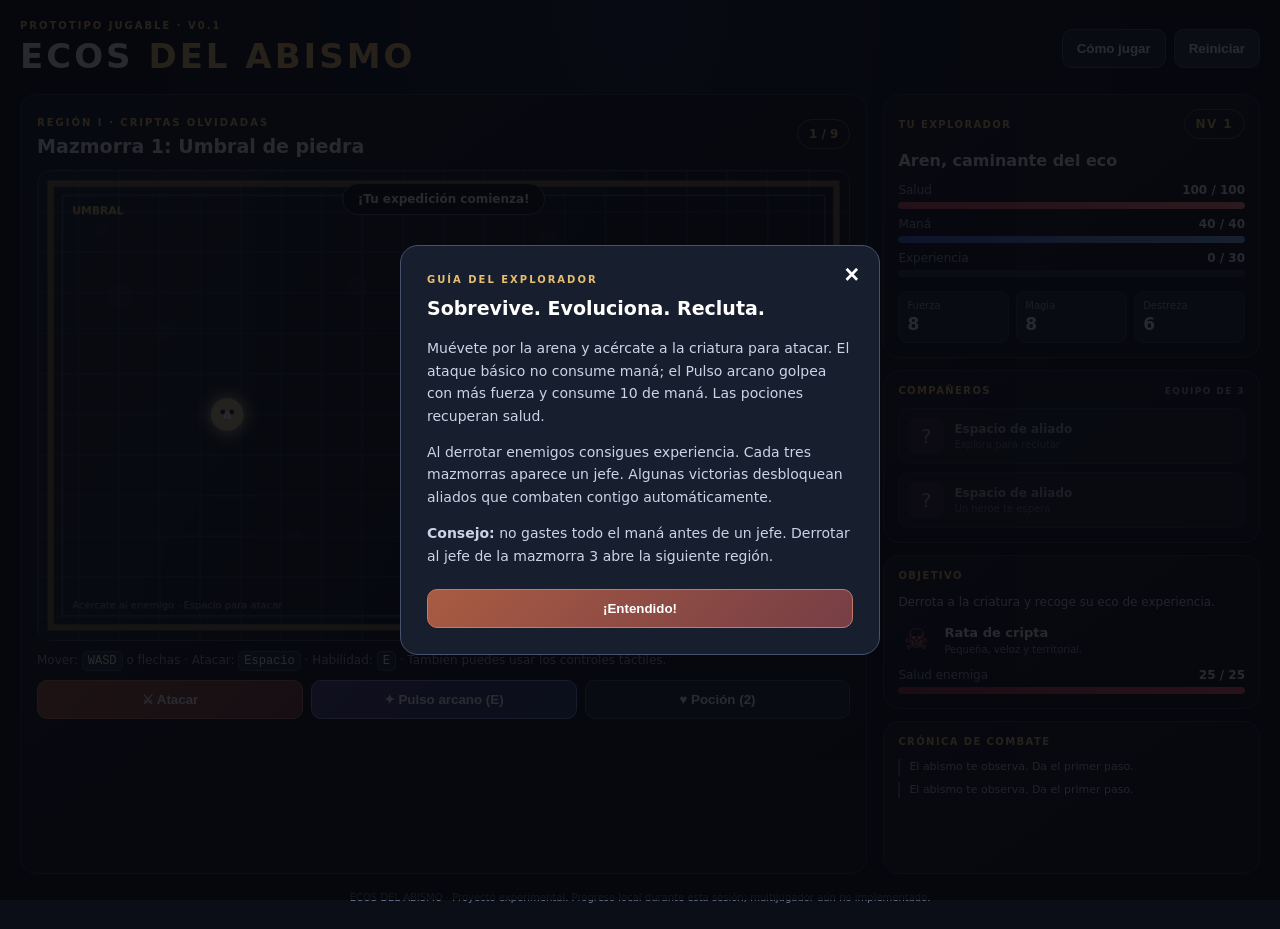
<file: index.html>
<!doctype html>
<html lang="es">
<head>
<meta charset="utf-8">
<meta name="viewport" content="width=device-width, initial-scale=1, maximum-scale=1">
<meta name="theme-color" content="#10131d">
<title>Ecos del Abismo — Prototipo</title>
<link rel="stylesheet" href="style.css">
</head>
<body>
<div class="game-shell">
  <header class="topbar">
    <div><div class="eyebrow">PROTOTIPO JUGABLE · V0.1</div><h1>ECOS <span>DEL ABISMO</span></h1></div>
    <div class="top-actions"><button id="helpBtn" class="secondary">Cómo jugar</button><button id="restartBtn">Reiniciar</button></div>
  </header>
  <main class="layout">
    <section class="arena-panel">
      <div class="arena-heading"><div><span class="eyebrow" id="region">REGIÓN I · CRIPTAS OLVIDADAS</span><h2 id="dungeonTitle">Mazmorra 1: Umbral de piedra</h2></div><div class="floor-pill" id="floorPill">1 / 9</div></div>
      <div class="arena-wrap">
        <canvas id="arena" width="900" height="520" aria-label="Campo de batalla del juego"></canvas>
        <div class="toast" id="toast">¡Explora la mazmorra!</div>
        <div class="touch-controls" aria-label="Controles táctiles">
          <div class="dpad"><button data-move="up">▲</button><div><button data-move="left">◀</button><button data-move="down">▼</button><button data-move="right">▶</button></div></div>
          <button id="attackTouch" class="attack-touch">ATACAR</button>
        </div>
      </div>
      <div class="controls-hint">Mover: <kbd>WASD</kbd> o flechas · Atacar: <kbd>Espacio</kbd> · Habilidad: <kbd>E</kbd> · También puedes usar los controles táctiles.</div>
      <div class="action-row"><button id="attackBtn" class="primary">⚔ Atacar</button><button id="skillBtn" class="magic">✦ Pulso arcano (E)</button><button id="potionBtn" class="secondary">♥ Poción (<span id="potions">2</span>)</button></div>
    </section>
    <aside class="side-panel">
      <section class="card hero-card"><div class="card-title">TU EXPLORADOR <span class="level" id="level">NV 1</span></div><div class="hero-name">Aren, caminante del eco</div><div class="stat-line"><span>Salud</span><b id="hpText">100 / 100</b></div><div class="bar"><div id="hpBar" class="hp-fill"></div></div><div class="stat-line"><span>Maná</span><b id="mpText">40 / 40</b></div><div class="bar"><div id="mpBar" class="mp-fill"></div></div><div class="stat-line"><span>Experiencia</span><b id="xpText">0 / 30</b></div><div class="bar"><div id="xpBar" class="xp-fill"></div></div><div class="attributes"><div><small>Fuerza</small><b id="str">8</b></div><div><small>Magia</small><b id="mag">8</b></div><div><small>Destreza</small><b id="dex">6</b></div></div></section>
      <section class="card"><div class="card-title">COMPAÑEROS <span class="muted">EQUIPO DE 3</span></div><div id="party" class="party"><div class="companion locked"><span>?</span><div><b>Espacio de aliado</b><small>Explora para reclutar</small></div></div><div class="companion locked"><span>?</span><div><b>Espacio de aliado</b><small>Explora para reclutar</small></div></div></div></section>
      <section class="card"><div class="card-title">OBJETIVO</div><p id="objective">Derrota a las criaturas y encuentra la salida.</p><div class="enemy-line"><span id="enemyIcon">☠</span><div><b id="enemyName">Rata de cripta</b><small id="enemyDesc">Una criatura débil, pero inquieta.</small></div></div><div class="stat-line"><span>Salud enemiga</span><b id="enemyHpText">25 / 25</b></div><div class="bar"><div id="enemyHpBar" class="enemy-fill"></div></div></section>
      <section class="card log-card"><div class="card-title">CRÓNICA DE COMBATE</div><div id="log" class="log"><p>El abismo te observa. Da el primer paso.</p></div></section>
    </aside>
  </main>
  <footer>ECOS DEL ABISMO · Proyecto experimental. Progreso local durante esta sesión; multijugador aún no implementado.</footer>
</div>
<div id="modal" class="modal hidden"><div class="modal-card"><button id="closeModal" class="close">×</button><div class="eyebrow">GUÍA DEL EXPLORADOR</div><h2>Sobrevive. Evoluciona. Recluta.</h2><p>Muévete por la arena y acércate a la criatura para atacar. El ataque básico no consume maná; el Pulso arcano golpea con más fuerza y consume 10 de maná. Las pociones recuperan salud.</p><p>Al derrotar enemigos consigues experiencia. Cada tres mazmorras aparece un jefe. Algunas victorias desbloquean aliados que combaten contigo automáticamente.</p><p><b>Consejo:</b> no gastes todo el maná antes de un jefe. Derrotar al jefe de la mazmorra 3 abre la siguiente región.</p><button id="closeModal2" class="primary">¡Entendido!</button></div></div>
<script src="game.js"></script>
</body>
</html>
</file>
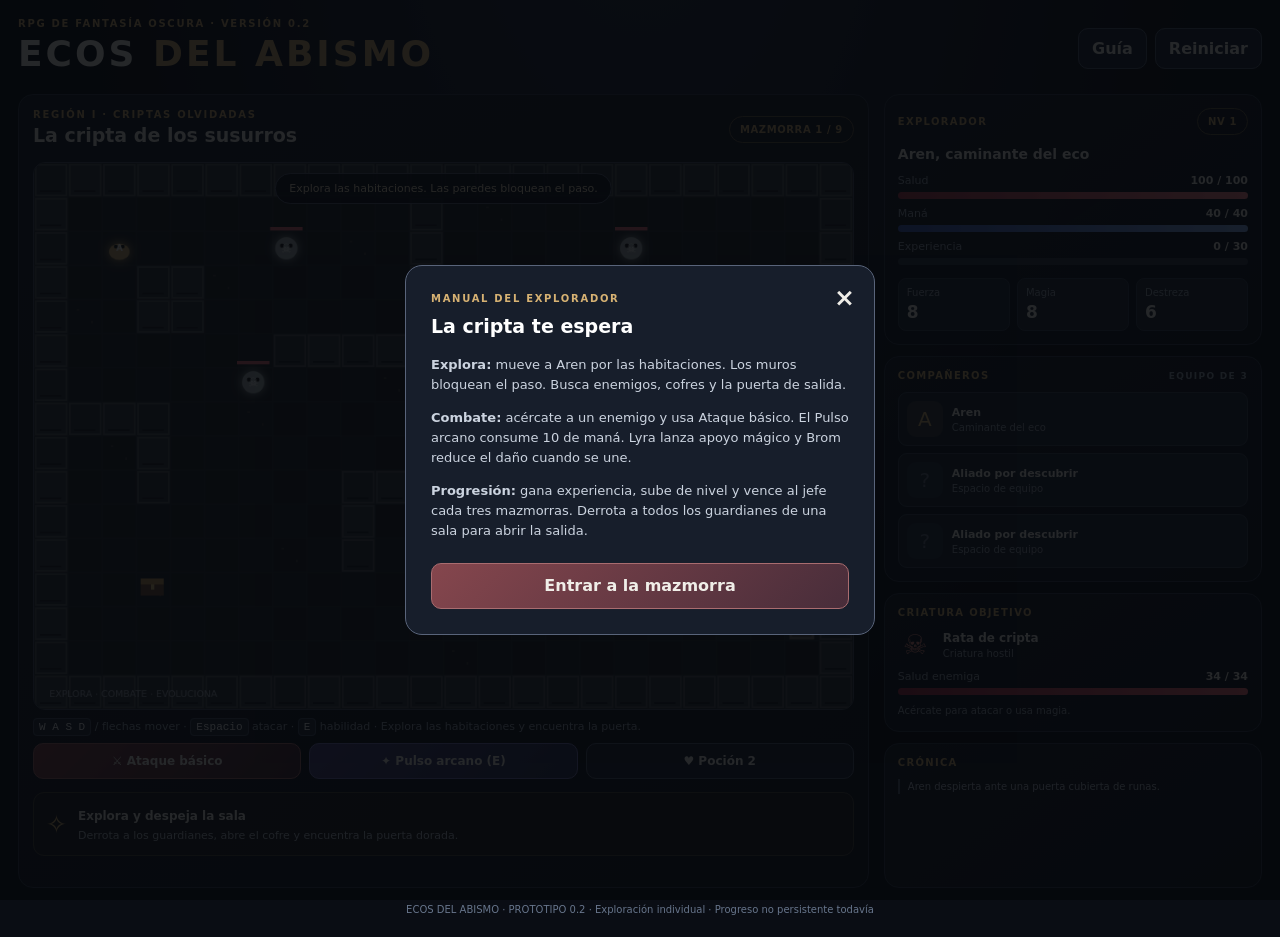
<file: v0.2/index.html>
<!doctype html>
<html lang="es">
<head>
<meta charset="utf-8"><meta name="viewport" content="width=device-width,initial-scale=1,maximum-scale=1,user-scalable=no">
<meta name="theme-color" content="#0b0d13"><title>Ecos del Abismo — v0.2</title><link rel="stylesheet" href="style.css">
</head>
<body>
<div class="app">
<header class="top">
 <div><div class="eyebrow">RPG DE FANTASÍA OSCURA · VERSIÓN 0.2</div><h1>ECOS <span>DEL ABISMO</span></h1></div>
 <div class="top-buttons"><button id="helpBtn" class="soft">Guía</button><button id="restartBtn" class="soft">Reiniciar</button></div>
</header>
<main class="grid">
<section class="game-panel">
 <div class="dungeon-heading"><div><div class="eyebrow" id="regionLabel">REGIÓN I · CRIPTAS OLVIDADAS</div><h2 id="dungeonName">La cripta de los susurros</h2></div><span class="chip" id="floorLabel">MAZMORRA 1 / 9</span></div>
 <div class="canvas-wrap"><canvas id="game" width="960" height="640" aria-label="Mazmorra explorable"></canvas><div id="toast" class="toast">Explora la cripta. Acércate a los enemigos para atacar.</div>
 <div class="mobile-controls">
  <div class="pad"><button data-key="up">▲</button><div><button data-key="left">◀</button><button data-key="down">▼</button><button data-key="right">▶</button></div></div>
  <div class="mobile-actions"><button id="touchAttack" class="attack">⚔</button><button id="touchSkill" class="skill">✦</button></div>
 </div></div>
 <div class="hint"><kbd>W A S D</kbd> / flechas mover · <kbd>Espacio</kbd> atacar · <kbd>E</kbd> habilidad · Explora las habitaciones y encuentra la puerta.</div>
 <div class="actions"><button id="attackBtn" class="attack">⚔ Ataque básico</button><button id="skillBtn" class="skill">✦ Pulso arcano (E)</button><button id="potionBtn" class="soft">♥ Poción <b id="potionCount">2</b></button></div>
 <div class="quest"><span class="quest-icon">✧</span><div><b id="questTitle">Objetivo de expedición</b><p id="questText">Derrota a los guardianes y encuentra la puerta sellada.</p></div></div>
</section>
<aside class="sidebar">
 <section class="card">
  <div class="card-head">EXPLORADOR <span id="level" class="level">NV 1</span></div><h3>Aren, caminante del eco</h3>
  <div class="stat"><span>Salud</span><b id="hpText">100 / 100</b></div><div class="bar"><i id="hpBar" class="hp"></i></div>
  <div class="stat"><span>Maná</span><b id="mpText">40 / 40</b></div><div class="bar"><i id="mpBar" class="mp"></i></div>
  <div class="stat"><span>Experiencia</span><b id="xpText">0 / 30</b></div><div class="bar"><i id="xpBar" class="xp"></i></div>
  <div class="stats"><div><small>Fuerza</small><b id="str">8</b></div><div><small>Magia</small><b id="mag">8</b></div><div><small>Destreza</small><b id="dex">6</b></div></div>
 </section>
 <section class="card"><div class="card-head">COMPAÑEROS <span class="sub">EQUIPO DE 3</span></div><div id="party" class="party"></div></section>
 <section class="card enemy-card"><div class="card-head">CRIATURA OBJETIVO</div><div class="enemy-info"><span id="enemyGlyph">☠</span><div><b id="enemyName">Rata de cripta</b><small id="enemyDesc">Acecha entre las piedras.</small></div></div><div class="stat"><span>Salud enemiga</span><b id="enemyHpText">30 / 30</b></div><div class="bar"><i id="enemyHpBar" class="enemy-hp"></i></div><p id="enemyStatus" class="small-note">Explora para encontrar enemigos.</p></section>
 <section class="card log-card"><div class="card-head">CRÓNICA</div><div id="log" class="log"></div></section>
</aside>
</main>
<footer>ECOS DEL ABISMO · PROTOTIPO 0.2 · Exploración individual · Progreso no persistente todavía</footer>
</div>
<div id="modal" class="modal"><div class="modal-card"><button id="closeHelp" class="close">×</button><div class="eyebrow">MANUAL DEL EXPLORADOR</div><h2>La cripta te espera</h2><p><b>Explora:</b> mueve a Aren por las habitaciones. Los muros bloquean el paso. Busca enemigos, cofres y la puerta de salida.</p><p><b>Combate:</b> acércate a un enemigo y usa Ataque básico. El Pulso arcano consume 10 de maná. Lyra lanza apoyo mágico y Brom reduce el daño cuando se une.</p><p><b>Progresión:</b> gana experiencia, sube de nivel y vence al jefe cada tres mazmorras. Derrota a todos los guardianes de una sala para abrir la salida.</p><button id="startBtn" class="attack full">Entrar a la mazmorra</button></div></div>
<script src="game.js"></script>
</body></html>
</file>
<file: style.css>
:root{--bg:#0b0e16;--panel:#151a28;--panel2:#1c2333;--line:#2b354b;--text:#eef2ff;--muted:#9aa7c2;--gold:#e8bd70;--cyan:#7de2e8;--red:#ff697d;--purple:#b39aff}*{box-sizing:border-box}body{margin:0;background:radial-gradient(ellipse at top,#1b2440 0,#0b0e16 60%);color:var(--text);font-family:Inter,ui-sans-serif,system-ui,-apple-system,Segoe UI,sans-serif}.game-shell{max-width:1500px;margin:auto;padding:20px}.topbar{display:flex;align-items:center;justify-content:space-between;gap:16px;margin-bottom:18px}.eyebrow{font-size:10px;letter-spacing:2px;font-weight:800;color:var(--gold)}h1{font-size:clamp(22px,3vw,34px);letter-spacing:3px;margin:5px 0 0}h1 span{color:var(--gold)}h2{margin:5px 0 0;font-size:19px}.top-actions{display:flex;gap:8px}button{border:1px solid #4b5a76;border-radius:10px;background:#27334a;color:white;font-weight:750;padding:11px 14px;cursor:pointer;touch-action:manipulation}button:hover{filter:brightness(1.15)}button:focus-visible{outline:2px solid var(--cyan);outline-offset:2px}.secondary{background:#20283a}.primary{background:linear-gradient(135deg,#a95b42,#763e46);border-color:#c37b68}.magic{background:linear-gradient(135deg,#4d4389,#303c7a);border-color:#8e8ee9}.layout{display:grid;grid-template-columns:minmax(0,1.8fr) minmax(280px,.8fr);gap:16px}.arena-panel,.side-panel .card{background:linear-gradient(145deg,rgba(23,29,45,.97),rgba(15,19,31,.98));border:1px solid var(--line);border-radius:16px}.arena-panel{padding:16px;min-width:0}.arena-heading{display:flex;justify-content:space-between;align-items:center;margin-bottom:13px;gap:10px}.floor-pill,.level{border:1px solid #66593f;color:var(--gold);border-radius:999px;padding:7px 11px;font-size:12px;font-weight:800;white-space:nowrap}.arena-wrap{position:relative;overflow:hidden;border-radius:13px;border:1px solid #3c4860;background:#101724}.arena-wrap canvas{display:block;width:100%;height:auto;aspect-ratio:900/520}.toast{position:absolute;top:12px;left:50%;transform:translateX(-50%);background:#0a0e17dd;border:1px solid #53617b;border-radius:999px;padding:8px 15px;font-size:12px;font-weight:700;white-space:nowrap;max-width:90%;overflow:hidden;text-overflow:ellipsis}.controls-hint{color:var(--muted);font-size:12px;margin:12px 0}kbd{background:#252d40;border:1px solid #45516a;border-radius:5px;padding:2px 5px;color:#fff}.action-row{display:flex;flex-wrap:wrap;gap:8px}.action-row button{flex:1;min-width:120px}.side-panel{display:flex;flex-direction:column;gap:12px;min-width:0}.card{padding:14px}.card-title{display:flex;align-items:center;justify-content:space-between;color:var(--gold);font-size:10px;font-weight:900;letter-spacing:1.4px;margin-bottom:12px}.hero-name{font-weight:800;margin-bottom:13px}.stat-line{display:flex;justify-content:space-between;gap:8px;font-size:12px;color:var(--muted);margin:8px 0 5px}.stat-line b{color:#eef2ff;font-variant-numeric:tabular-nums}.bar{height:7px;background:#30384a;border-radius:99px;overflow:hidden}.bar>div{height:100%;width:50%;border-radius:99px;transition:width .2s}.hp-fill{background:linear-gradient(90deg,#d74c65,#ff8b8b)}.mp-fill{background:linear-gradient(90deg,#4765d9,#82b8ff)}.xp-fill{background:linear-gradient(90deg,#c68b42,#ffe29a)}.enemy-fill{background:linear-gradient(90deg,#9e314b,#ff596f)}.attributes{display:grid;grid-template-columns:repeat(3,1fr);gap:7px;margin-top:14px}.attributes div{background:#20283a;border:1px solid #303c53;padding:8px;border-radius:9px;display:flex;flex-direction:column;gap:3px}.attributes small,.companion small,.enemy-line small{font-size:10px;color:var(--muted)}.attributes b{font-size:17px}.muted{color:var(--muted);font-size:9px}.party{display:flex;flex-direction:column;gap:8px}.companion{display:flex;align-items:center;gap:10px;background:#20283a;border:1px solid #36435b;border-radius:10px;padding:9px}.companion>span{display:grid;place-items:center;width:36px;height:36px;border-radius:9px;background:#4a3658;font-size:20px}.companion div{display:flex;flex-direction:column;gap:3px}.companion b{font-size:12px}.companion.locked{opacity:.65}.enemy-line{display:flex;gap:10px;align-items:center;margin:12px 0}.enemy-line>span{font-size:28px;color:var(--red);width:36px;text-align:center}.enemy-line div{display:flex;flex-direction:column;gap:4px}.enemy-line b{font-size:13px}#objective{font-size:12px;line-height:1.5;color:#c5cee1;margin:0}.log{height:100px;overflow:auto;font-size:11px;color:#bac6dc;line-height:1.5}.log p{margin:0 0 6px;padding-left:9px;border-left:2px solid #5a6280}.log p.good{border-color:#68d8a2;color:#a8f4cd}.log p.bad{border-color:#ff697d;color:#ffb0b9}footer{text-align:center;color:#697691;font-size:10px;padding:18px 0 6px}.touch-controls{display:none}.modal{position:fixed;inset:0;background:#05070bd9;display:grid;place-items:center;padding:18px;z-index:5}.modal.hidden{display:none}.modal-card{position:relative;max-width:480px;background:#171e2d;border:1px solid #46536d;border-radius:18px;padding:26px;line-height:1.6;color:#cbd4e7}.modal-card h2{color:white;margin-bottom:14px}.modal-card p{font-size:14px}.close{position:absolute;right:12px;top:12px;border:0;background:transparent;font-size:25px;padding:2px 8px}.modal-card .primary{width:100%;margin-top:8px}@media(max-width:900px){.game-shell{padding:12px}.layout{grid-template-columns:1fr}.side-panel{display:grid;grid-template-columns:repeat(2,minmax(0,1fr));align-items:start}.log-card{grid-column:1/-1}.arena-panel{padding:12px}.touch-controls{display:flex;position:absolute;bottom:12px;left:12px;right:12px;justify-content:space-between;align-items:end;pointer-events:none}.touch-controls button{pointer-events:auto;background:#101827d9;border-color:#71809b;min-width:42px;padding:10px}.dpad{display:flex;flex-direction:column;align-items:center;gap:4px}.dpad>div{display:flex;gap:4px}.attack-touch{height:54px;border-radius:50%;width:72px!important;background:#773f52d9!important;border-color:#d88b9c!important}.toast{font-size:10px}.controls-hint{font-size:10px}}@media(max-width:520px){.topbar{align-items:flex-start}.top-actions{flex-direction:column}.top-actions button{padding:8px;font-size:11px}.side-panel{grid-template-columns:1fr}.log-card{grid-column:auto}.arena-heading h2{font-size:15px}.floor-pill{font-size:10px}.action-row button{font-size:12px;padding:10px 7px;min-width:90px}.touch-controls{bottom:8px;left:8px;right:8px}.dpad button{padding:8px;min-width:35px}.attack-touch{width:58px!important;height:58px;padding:4px!important;font-size:10px}}
</file>
<file: v0.2/style.css>
:root{--bg:#090c12;--panel:#141a24;--panel2:#1d2634;--line:#303b4d;--text:#f0eee8;--muted:#9da9b8;--gold:#d7b273;--red:#e66a78;--blue:#7eb4f4;--violet:#b19aff;--green:#8fd6ad}*{box-sizing:border-box}body{margin:0;background:radial-gradient(ellipse at 50% -20%,#263047 0,#0a0d14 62%);color:var(--text);font-family:system-ui,-apple-system,Segoe UI,sans-serif}.app{max-width:1500px;margin:auto;padding:18px}.top{display:flex;justify-content:space-between;align-items:center;gap:14px;margin-bottom:16px}.eyebrow{font-size:10px;letter-spacing:1.7px;font-weight:850;color:var(--gold)}h1{font-size:clamp(23px,3vw,36px);letter-spacing:3px;margin:4px 0}h1 span{color:var(--gold)}h2{font-size:19px;margin:4px 0}h3{font-size:14px;margin:0 0 12px}.top-buttons{display:flex;gap:8px}button{font:inherit;color:var(--text);font-weight:750;border:1px solid #536078;border-radius:10px;background:#263146;padding:10px 13px;cursor:pointer;touch-action:manipulation}button:hover{filter:brightness(1.15)}button:focus-visible{outline:2px solid var(--gold);outline-offset:2px}.soft{background:#202838}.attack{background:linear-gradient(135deg,#85464d,#482d3a);border-color:#a96c6f}.skill{background:linear-gradient(135deg,#4d4885,#2b345a);border-color:#7778bb}.grid{display:grid;grid-template-columns:minmax(0,1.8fr) minmax(280px,.8fr);gap:15px}.game-panel,.card{background:linear-gradient(145deg,#171e2bfa,#10151ff5);border:1px solid var(--line);border-radius:15px}.game-panel{padding:14px;min-width:0}.dungeon-heading{display:flex;align-items:center;justify-content:space-between;gap:10px;margin-bottom:12px}.chip,.level{font-size:10px;letter-spacing:.6px;color:var(--gold);border:1px solid #6a5c42;border-radius:99px;padding:7px 10px;white-space:nowrap;font-weight:850}.canvas-wrap{position:relative;overflow:hidden;border-radius:12px;border:1px solid #485266;background:#10141c}.canvas-wrap canvas{display:block;width:100%;height:auto;aspect-ratio:3/2;touch-action:none}.toast{position:absolute;top:10px;left:50%;transform:translateX(-50%);max-width:92%;padding:8px 13px;border-radius:99px;border:1px solid #566177;background:#0b101add;color:#f5e7c7;font-size:11px;text-align:center;white-space:nowrap;overflow:hidden;text-overflow:ellipsis;pointer-events:none}.hint{font-size:11px;color:var(--muted);margin:10px 0}.hint kbd{border:1px solid #465269;border-radius:4px;padding:2px 5px;background:#252e3e;color:#fff}.actions{display:flex;gap:8px;flex-wrap:wrap}.actions button{flex:1;min-width:115px;font-size:12px}.quest{display:flex;align-items:center;gap:11px;padding:12px;margin-top:13px;border:1px solid #4b473e;border-radius:11px;background:#2a261f70}.quest-icon{font-size:25px;color:var(--gold)}.quest b{font-size:12px}.quest p{font-size:11px;color:#b9c2ce;margin:4px 0 0;line-height:1.4}.sidebar{display:flex;flex-direction:column;gap:11px;min-width:0}.card{padding:13px}.card-head{display:flex;justify-content:space-between;align-items:center;gap:8px;color:var(--gold);font-size:10px;letter-spacing:1.3px;font-weight:900;margin-bottom:11px}.sub{font-size:9px;color:var(--muted)}.stat{display:flex;justify-content:space-between;gap:8px;margin:8px 0 5px;font-size:11px;color:var(--muted)}.stat b{color:var(--text);font-variant-numeric:tabular-nums}.bar{height:7px;border-radius:99px;background:#303a4b;overflow:hidden}.bar i{display:block;height:100%;width:50%;transition:width .18s}.hp{background:linear-gradient(90deg,#b33d51,#ff8990)}.mp{background:linear-gradient(90deg,#3f62c9,#8cb9ff)}.xp{background:linear-gradient(90deg,#b57c36,#ffe0a0)}.enemy-hp{background:linear-gradient(90deg,#a72e4a,#ff7380)}.stats{display:grid;grid-template-columns:repeat(3,1fr);gap:7px;margin-top:13px}.stats div{display:flex;flex-direction:column;gap:4px;padding:8px;background:#222c3b;border:1px solid #344155;border-radius:8px}.stats small{font-size:10px;color:var(--muted)}.stats b{font-size:17px}.party{display:flex;flex-direction:column;gap:7px}.member{display:flex;align-items:center;gap:9px;background:#202938;border:1px solid #39465a;border-radius:9px;padding:8px}.member .glyph{display:grid;place-items:center;width:36px;height:36px;border-radius:9px;background:#3d3a55;font-size:20px}.member div:last-child{display:flex;flex-direction:column;gap:3px}.member b{font-size:11px}.member small,.enemy-info small{font-size:10px;color:var(--muted)}.enemy-info{display:flex;align-items:center;gap:10px;margin:10px 0}.enemy-info>span{font-size:27px;color:#e78b82;width:35px;text-align:center}.enemy-info div{display:flex;flex-direction:column;gap:3px}.enemy-info b{font-size:12px}.small-note{font-size:10px;color:var(--muted);line-height:1.4;margin:9px 0 0}.log{height:95px;overflow:auto;font-size:10px;color:#bdc6d4;line-height:1.5}.log p{margin:0 0 6px;padding-left:8px;border-left:2px solid #59657a}.log p.good{border-color:var(--green);color:#b7efd0}.log p.bad{border-color:var(--red);color:#ffb5be}footer{text-align:center;color:#67758b;font-size:10px;padding:16px 0 4px}.mobile-controls{display:none}.modal{position:fixed;inset:0;z-index:10;background:#05070bdc;display:grid;place-items:center;padding:18px}.modal.hidden{display:none}.modal-card{position:relative;max-width:470px;background:#171e2b;border:1px solid #59647a;border-radius:17px;padding:25px;line-height:1.55;color:#cbd3df}.modal-card h2{color:#fff;margin:6px 0 12px}.modal-card p{font-size:13px}.close{position:absolute;right:10px;top:10px;background:transparent;border:0;font-size:25px;padding:3px 9px}.full{width:100%;margin-top:8px}@media(max-width:900px){.app{padding:10px}.grid{grid-template-columns:1fr}.sidebar{display:grid;grid-template-columns:repeat(2,minmax(0,1fr));align-items:start}.log-card{grid-column:1/-1}.mobile-controls{display:flex;position:absolute;left:10px;right:10px;bottom:10px;align-items:end;justify-content:space-between;pointer-events:none}.mobile-controls button{pointer-events:auto;background:#121a27dd;border-color:#728099;min-width:38px;padding:8px}.pad{display:flex;flex-direction:column;gap:3px;align-items:center}.pad>div{display:flex;gap:3px}.mobile-actions{display:flex;gap:7px;align-items:end}.mobile-actions button{width:52px;height:52px;border-radius:50%;padding:4px;font-size:18px}.mobile-actions .skill{margin-bottom:32px}.toast{font-size:10px}.hint{font-size:10px}}@media(max-width:520px){.top{align-items:flex-start}.top-buttons{flex-direction:column}.top-buttons button{padding:7px;font-size:11px}.dungeon-heading h2{font-size:15px}.chip{font-size:9px;padding:6px}.sidebar{grid-template-columns:1fr}.log-card{grid-column:auto}.actions button{min-width:90px;padding:9px 7px;font-size:11px}.game-panel{padding:9px}.hint{line-height:1.6}.mobile-controls{left:6px;right:6px;bottom:6px}.pad button{min-width:33px;padding:6px}.mobile-actions button{width:44px;height:44px}.mobile-actions .skill{margin-bottom:25px}}
</file>
